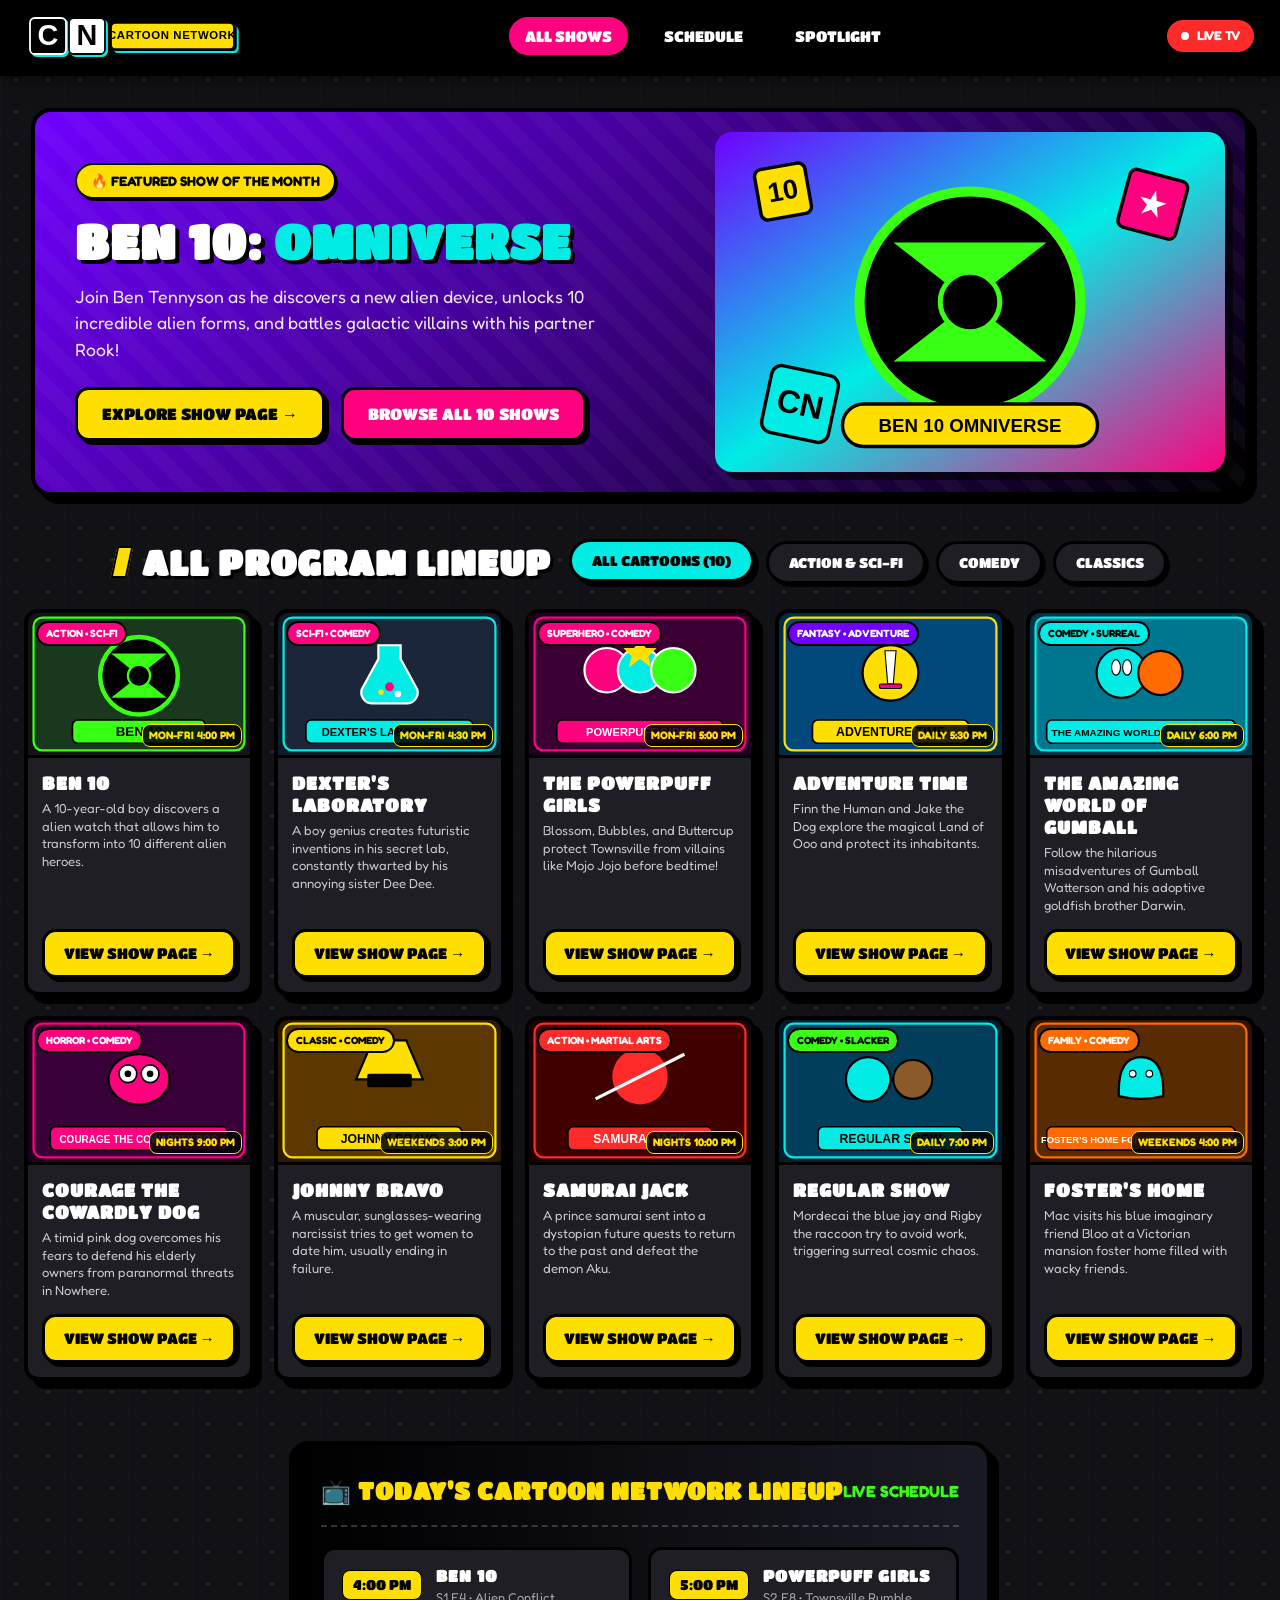
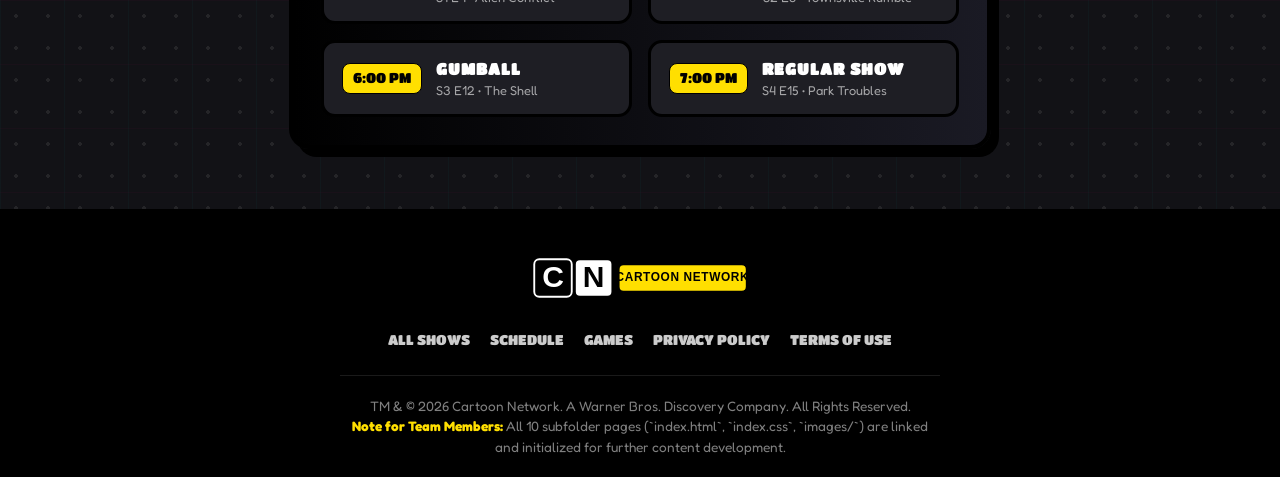
<file: index.html>
<!DOCTYPE html>
<html lang="en">
<head>
  <meta charset="UTF-8">
  <meta name="viewport" content="width=device-width, initial-scale=1.0">
  <title>Cartoon Network - Watch Cartoons, Shows & Games</title>
  <!-- Global & Main Stylesheet Imports -->
  <link rel="stylesheet" href="global.css">
  <link rel="stylesheet" href="index.css">
  <link rel="icon" href="images/cn-logo.svg" type="image/svg+xml">
</head>
<body>

  <!-- Cartoon Network Main Header -->
  <header class="cn-header">
    <div class="cn-nav-container">
      <a href="index.html" class="cn-logo-brand">
        <img src="images/cn-logo.svg" alt="Cartoon Network Logo" class="cn-logo-img">
      </a>

      <nav class="cn-nav-links">
        <a href="#shows" class="cn-nav-link active">ALL SHOWS</a>
        <a href="#schedule" class="cn-nav-link">SCHEDULE</a>
        <a href="#featured" class="cn-nav-link">SPOTLIGHT</a>
      </nav>

      <div class="cn-nav-right">
        <div class="cn-live-badge">
          <span class="cn-live-pulse"></span>
          LIVE TV
        </div>
      </div>
    </div>
  </header>

  <!-- Hero Spotlight Section -->
  <section class="hero-section" id="featured">
    <div class="hero-card">
      <div class="hero-content">
        <span class="hero-tag">🔥 FEATURED SHOW OF THE MONTH</span>
        <h1 class="hero-title">BEN 10: <span>OMNIVERSE</span></h1>
        <p class="hero-description">
          Join Ben Tennyson as he discovers a new alien device, unlocks 10 incredible alien forms, and battles galactic villains with his partner Rook!
        </p>
        <div class="hero-actions">
          <a href="./ben-10/index.html" class="cn-btn">EXPLORE SHOW PAGE →</a>
          <a href="#shows" class="cn-btn cn-btn-pink">BROWSE ALL 10 SHOWS</a>
        </div>
      </div>
      <div class="hero-media">
        <img src="images/hero-banner.svg" alt="Ben 10 Featured Artwork" class="hero-img">
      </div>
    </div>
  </section>

  <!-- Category & Filter Bar -->
  <section class="filter-section">
    <h2 class="section-title">ALL PROGRAM LINEUP</h2>
    <div class="filter-tabs">
      <button class="filter-btn active">ALL CARTOONS (10)</button>
      <button class="filter-btn">ACTION & SCI-FI</button>
      <button class="filter-btn">COMEDY</button>
      <button class="filter-btn">CLASSICS</button>
    </div>
  </section>

  <!-- Main Programs Grid -->
  <main class="programs-section" id="shows">
    <div class="programs-grid">

      <!-- Show 1: Ben 10 -->
      <article class="show-card">
        <div class="card-banner">
          <span class="cn-badge card-genre-badge">ACTION • SCI-FI</span>
          <span class="card-time-badge">MON-FRI 4:00 PM</span>
          <img src="images/ben-10.svg" alt="Ben 10" class="card-img">
        </div>
        <div class="card-body">
          <h3 class="show-title">Ben 10</h3>
          <p class="show-teaser">A 10-year-old boy discovers a alien watch that allows him to transform into 10 different alien heroes.</p>
          <div class="card-footer">
            <a href="./ben-10/index.html" class="cn-btn card-btn">VIEW SHOW PAGE →</a>
          </div>
        </div>
      </article>

      <!-- Show 2: Dexter's Laboratory -->
      <article class="show-card">
        <div class="card-banner">
          <span class="cn-badge card-genre-badge">SCI-FI • COMEDY</span>
          <span class="card-time-badge">MON-FRI 4:30 PM</span>
          <img src="images/dexters-laboratory.svg" alt="Dexter's Laboratory" class="card-img">
        </div>
        <div class="card-body">
          <h3 class="show-title">Dexter's Laboratory</h3>
          <p class="show-teaser">A boy genius creates futuristic inventions in his secret lab, constantly thwarted by his annoying sister Dee Dee.</p>
          <div class="card-footer">
            <a href="./dexters-laboratory/index.html" class="cn-btn card-btn">VIEW SHOW PAGE →</a>
          </div>
        </div>
      </article>

      <!-- Show 3: The Powerpuff Girls -->
      <article class="show-card">
        <div class="card-banner">
          <span class="cn-badge card-genre-badge" style="background:var(--cn-pink);">SUPERHERO • COMEDY</span>
          <span class="card-time-badge">MON-FRI 5:00 PM</span>
          <img src="images/powerpuff-girls.svg" alt="The Powerpuff Girls" class="card-img">
        </div>
        <div class="card-body">
          <h3 class="show-title">The Powerpuff Girls</h3>
          <p class="show-teaser">Blossom, Bubbles, and Buttercup protect Townsville from villains like Mojo Jojo before bedtime!</p>
          <div class="card-footer">
            <a href="./powerpuff-girls/index.html" class="cn-btn card-btn">VIEW SHOW PAGE →</a>
          </div>
        </div>
      </article>

      <!-- Show 4: Adventure Time -->
      <article class="show-card">
        <div class="card-banner">
          <span class="cn-badge card-genre-badge" style="background:var(--cn-purple);">FANTASY • ADVENTURE</span>
          <span class="card-time-badge">DAILY 5:30 PM</span>
          <img src="images/adventure-time.svg" alt="Adventure Time" class="card-img">
        </div>
        <div class="card-body">
          <h3 class="show-title">Adventure Time</h3>
          <p class="show-teaser">Finn the Human and Jake the Dog explore the magical Land of Ooo and protect its inhabitants.</p>
          <div class="card-footer">
            <a href="./adventure-time/index.html" class="cn-btn card-btn">VIEW SHOW PAGE →</a>
          </div>
        </div>
      </article>

      <!-- Show 5: The Amazing World of Gumball -->
      <article class="show-card">
        <div class="card-banner">
          <span class="cn-badge card-genre-badge" style="background:var(--cn-cyan); color:#000;">COMEDY • SURREAL</span>
          <span class="card-time-badge">DAILY 6:00 PM</span>
          <img src="images/gumball.svg" alt="The Amazing World of Gumball" class="card-img">
        </div>
        <div class="card-body">
          <h3 class="show-title">The Amazing World of Gumball</h3>
          <p class="show-teaser">Follow the hilarious misadventures of Gumball Watterson and his adoptive goldfish brother Darwin.</p>
          <div class="card-footer">
            <a href="./the-amazing-world-of-gumball/index.html" class="cn-btn card-btn">VIEW SHOW PAGE →</a>
          </div>
        </div>
      </article>

      <!-- Show 6: Courage the Cowardly Dog -->
      <article class="show-card">
        <div class="card-banner">
          <span class="cn-badge card-genre-badge" style="background:var(--cn-pink);">HORROR • COMEDY</span>
          <span class="card-time-badge">NIGHTS 9:00 PM</span>
          <img src="images/courage.svg" alt="Courage the Cowardly Dog" class="card-img">
        </div>
        <div class="card-body">
          <h3 class="show-title">Courage the Cowardly Dog</h3>
          <p class="show-teaser">A timid pink dog overcomes his fears to defend his elderly owners from paranormal threats in Nowhere.</p>
          <div class="card-footer">
            <a href="./courage-the-cowardly-dog/index.html" class="cn-btn card-btn">VIEW SHOW PAGE →</a>
          </div>
        </div>
      </article>

      <!-- Show 7: Johnny Bravo -->
      <article class="show-card">
        <div class="card-banner">
          <span class="cn-badge card-genre-badge" style="background:var(--cn-yellow); color:#000;">CLASSIC • COMEDY</span>
          <span class="card-time-badge">WEEKENDS 3:00 PM</span>
          <img src="images/johnny-bravo.svg" alt="Johnny Bravo" class="card-img">
        </div>
        <div class="card-body">
          <h3 class="show-title">Johnny Bravo</h3>
          <p class="show-teaser">A muscular, sunglasses-wearing narcissist tries to get women to date him, usually ending in failure.</p>
          <div class="card-footer">
            <a href="./johnny-bravo/index.html" class="cn-btn card-btn">VIEW SHOW PAGE →</a>
          </div>
        </div>
      </article>

      <!-- Show 8: Samurai Jack -->
      <article class="show-card">
        <div class="card-banner">
          <span class="cn-badge card-genre-badge" style="background:var(--cn-red);">ACTION • MARTIAL ARTS</span>
          <span class="card-time-badge">NIGHTS 10:00 PM</span>
          <img src="images/samurai-jack.svg" alt="Samurai Jack" class="card-img">
        </div>
        <div class="card-body">
          <h3 class="show-title">Samurai Jack</h3>
          <p class="show-teaser">A prince samurai sent into a dystopian future quests to return to the past and defeat the demon Aku.</p>
          <div class="card-footer">
            <a href="./samurai-jack/index.html" class="cn-btn card-btn">VIEW SHOW PAGE →</a>
          </div>
        </div>
      </article>

      <!-- Show 9: Regular Show -->
      <article class="show-card">
        <div class="card-banner">
          <span class="cn-badge card-genre-badge" style="background:var(--cn-lime); color:#000;">COMEDY • SLACKER</span>
          <span class="card-time-badge">DAILY 7:00 PM</span>
          <img src="images/regular-show.svg" alt="Regular Show" class="card-img">
        </div>
        <div class="card-body">
          <h3 class="show-title">Regular Show</h3>
          <p class="show-teaser">Mordecai the blue jay and Rigby the raccoon try to avoid work, triggering surreal cosmic chaos.</p>
          <div class="card-footer">
            <a href="./regular-show/index.html" class="cn-btn card-btn">VIEW SHOW PAGE →</a>
          </div>
        </div>
      </article>

      <!-- Show 10: Foster's Home for Imaginary Friends -->
      <article class="show-card">
        <div class="card-banner">
          <span class="cn-badge card-genre-badge" style="background:var(--cn-orange);">FAMILY • COMEDY</span>
          <span class="card-time-badge">WEEKENDS 4:00 PM</span>
          <img src="images/fosters-home.svg" alt="Foster's Home" class="card-img">
        </div>
        <div class="card-body">
          <h3 class="show-title">Foster's Home</h3>
          <p class="show-teaser">Mac visits his blue imaginary friend Bloo at a Victorian mansion foster home filled with wacky friends.</p>
          <div class="card-footer">
            <a href="./fosters-home/index.html" class="cn-btn card-btn">VIEW SHOW PAGE →</a>
          </div>
        </div>
      </article>

    </div>
  </main>

  <!-- Schedule Ticker Section -->
  <section class="schedule-section" id="schedule">
    <div class="schedule-container">
      <div class="schedule-header">
        <h2 style="font-size:1.5rem; color:var(--cn-yellow);">📺 TODAY'S CARTOON NETWORK LINEUP</h2>
        <span style="font-weight:700; color:var(--cn-lime);">LIVE SCHEDULE</span>
      </div>
      <div class="schedule-items">
        <div class="schedule-item">
          <span class="schedule-time">4:00 PM</span>
          <div class="schedule-info">
            <h4>Ben 10</h4>
            <p>S1 E4 • Alien Conflict</p>
          </div>
        </div>
        <div class="schedule-item">
          <span class="schedule-time">5:00 PM</span>
          <div class="schedule-info">
            <h4>Powerpuff Girls</h4>
            <p>S2 E8 • Townsville Rumble</p>
          </div>
        </div>
        <div class="schedule-item">
          <span class="schedule-time">6:00 PM</span>
          <div class="schedule-info">
            <h4>Gumball</h4>
            <p>S3 E12 • The Shell</p>
          </div>
        </div>
        <div class="schedule-item">
          <span class="schedule-time">7:00 PM</span>
          <div class="schedule-info">
            <h4>Regular Show</h4>
            <p>S4 E15 • Park Troubles</p>
          </div>
        </div>
      </div>
    </div>
  </section>

  <!-- Cartoon Network Footer -->
  <footer class="cn-footer">
    <div class="footer-container">
      <img src="images/cn-logo.svg" alt="Cartoon Network" class="footer-logo">
      <ul class="footer-nav">
        <li><a href="#shows" class="footer-link">ALL SHOWS</a></li>
        <li><a href="#schedule" class="footer-link">SCHEDULE</a></li>
        <li><a href="#" class="footer-link">GAMES</a></li>
        <li><a href="#" class="footer-link">PRIVACY POLICY</a></li>
        <li><a href="#" class="footer-link">TERMS OF USE</a></li>
      </ul>
      <p class="footer-note">
        TM & © 2026 Cartoon Network. A Warner Bros. Discovery Company. All Rights Reserved.<br>
        <strong style="color:var(--cn-yellow);">Note for Team Members:</strong> All 10 subfolder pages (`index.html`, `index.css`, `images/`) are linked and initialized for further content development.
      </p>
    </div>
  </footer>

</body>
</html>
</file>
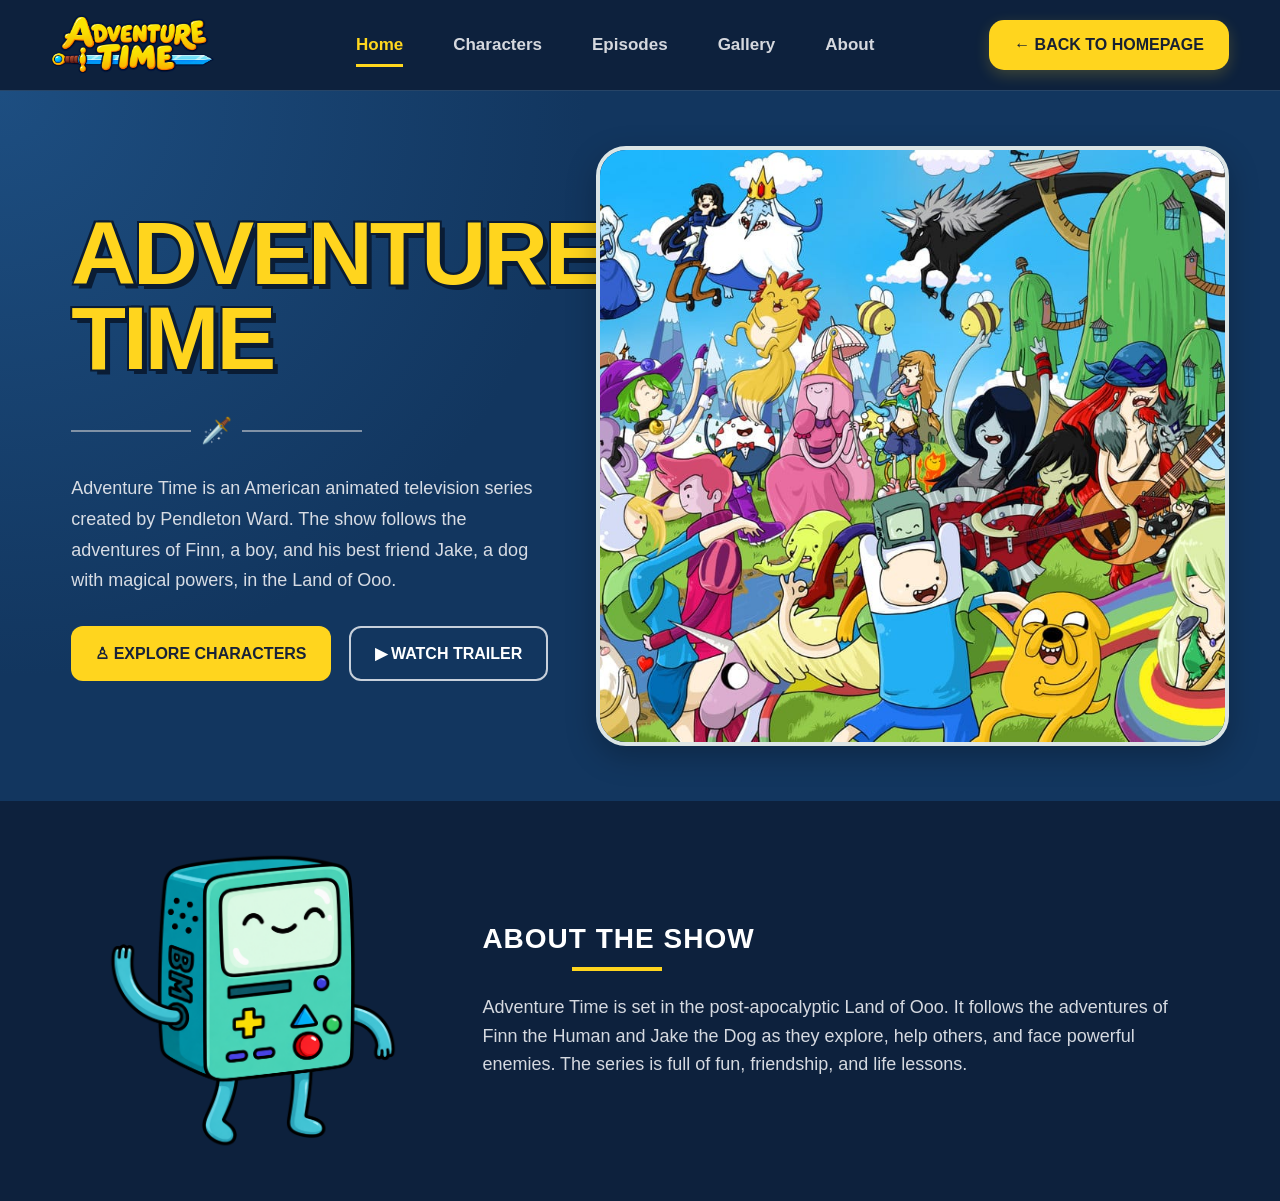
<file: adventure-time/index.html>
<!DOCTYPE html>
<html lang="en">

<head>
    <meta charset="UTF-8">
    <meta name="viewport" content="width=device-width, initial-scale=1.0">
    <title>Adventure Time</title>
    <link rel="stylesheet" href="index.css">
</head>

<body>

    <header>
        <nav class="navbar">

            <div class="logo">
                <img src="images/logoAdv.jpeg" alt="Adventure Time Logo">
            </div>

            <ul class="nav-links">
                <li class="active"><a href="#home">Home</a></li>
                <li><a href="#characters">Characters</a></li>
                <li><a href="#episodes">Episodes</a></li>
                <li><a href="#gallery">Gallery</a></li>
                <li><a href="#about">About</a></li>
            </ul>

            <a href="../index.html" class="back-btn">← BACK TO HOMEPAGE</a>

        </nav>
    </header>

    <main>

        <section class="hero" id="home">

            <div class="hero-content">

                <h1>
                    ADVENTURE<br>
                    TIME
                </h1>

                <div class="divider">
                    <span></span>
                    <div>🗡️</div>
                    <span></span>
                </div>

                <p>
                    Adventure Time is an American animated television series
                    created by Pendleton Ward. The show follows the adventures
                    of Finn, a boy, and his best friend Jake, a dog with magical
                    powers, in the Land of Ooo.
                </p>

                <div class="hero-buttons">

                    <a href="#characters" class="explore-btn">
                        ♙ EXPLORE CHARACTERS
                    </a>

                    <a href="#" class="trailer-btn">
                        ▶ WATCH TRAILER
                    </a>

                </div>

            </div>

            <div class="hero-image">
                <img src="images/heroAdv.jpeg" alt="Adventure Time">
            </div>

        </section>

        <section class="about" id="about">

            <div class="bmo-img">
                <img src="images/bmo.png" alt="BMO from Adventure Time">
            </div>

            <div class="about-content">

                <h2>ABOUT THE SHOW</h2>

                <div class="yellow-line"></div>

                <p>
                    Adventure Time is set in the post-apocalyptic Land of Ooo.
                    It follows the adventures of Finn the Human and Jake the Dog
                    as they explore, help others, and face powerful enemies.
                    The series is full of fun, friendship, and life lessons.
                </p>

            </div>

        </section>

    </main>

</body>

</html>
</file>
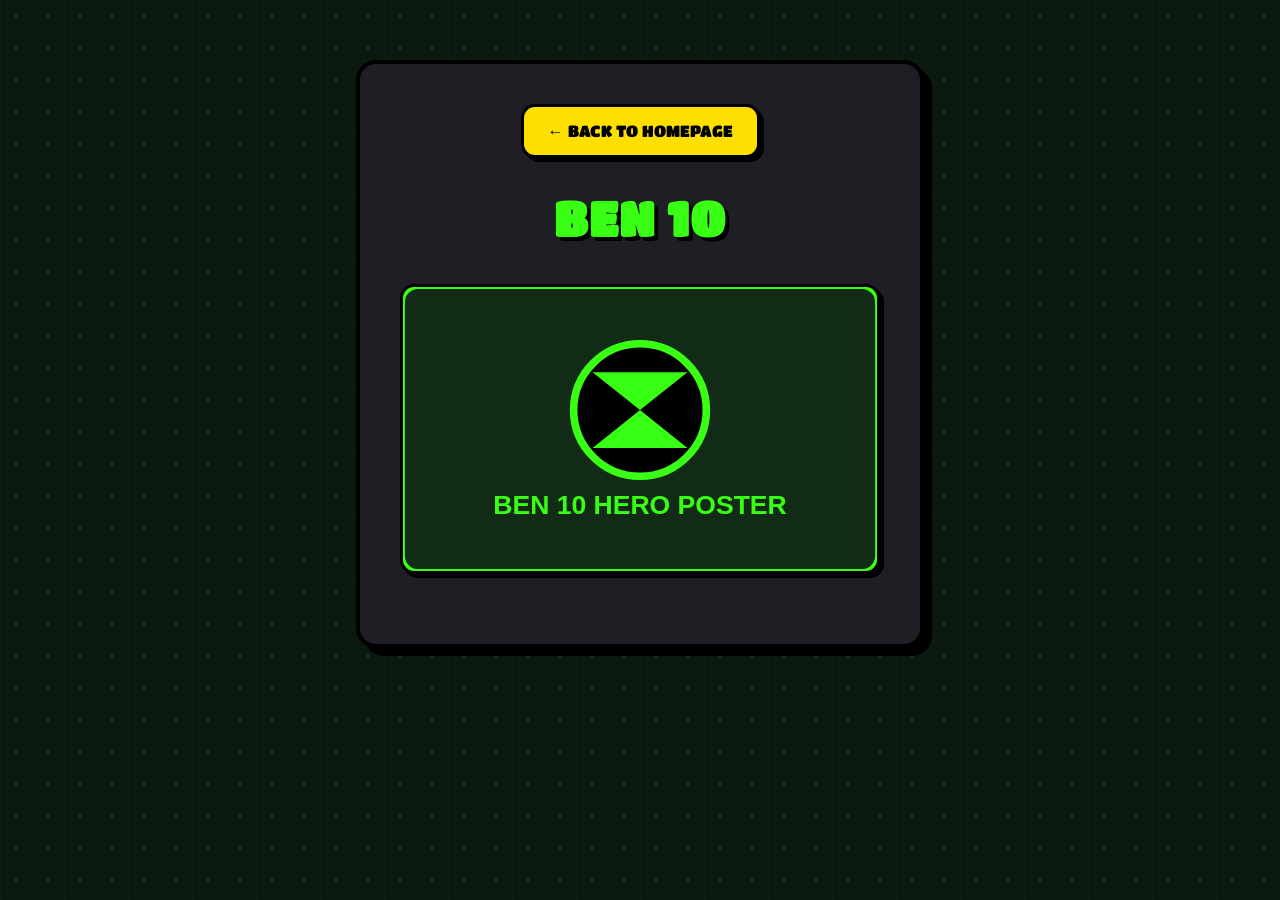
<file: ben-10/index.html>
<!DOCTYPE html>
<html lang="en">
<head>
  <meta charset="UTF-8">
  <meta name="viewport" content="width=device-width, initial-scale=1.0">
  <title>Ben 10 - Cartoon Network</title>
  <link rel="stylesheet" href="../global.css">
  <link rel="stylesheet" href="index.css">
</head>
<body>
  <div class="subpage-wrapper">
    <a href="../index.html" class="cn-btn subpage-nav-back">← BACK TO HOMEPAGE</a>
    <h1>Ben 10</h1>
    <div class="subpage-poster-box">
      <img src="./images/poster.svg" alt="Ben 10 Poster">
    </div>
  </div>
</body>
</html>
</file>
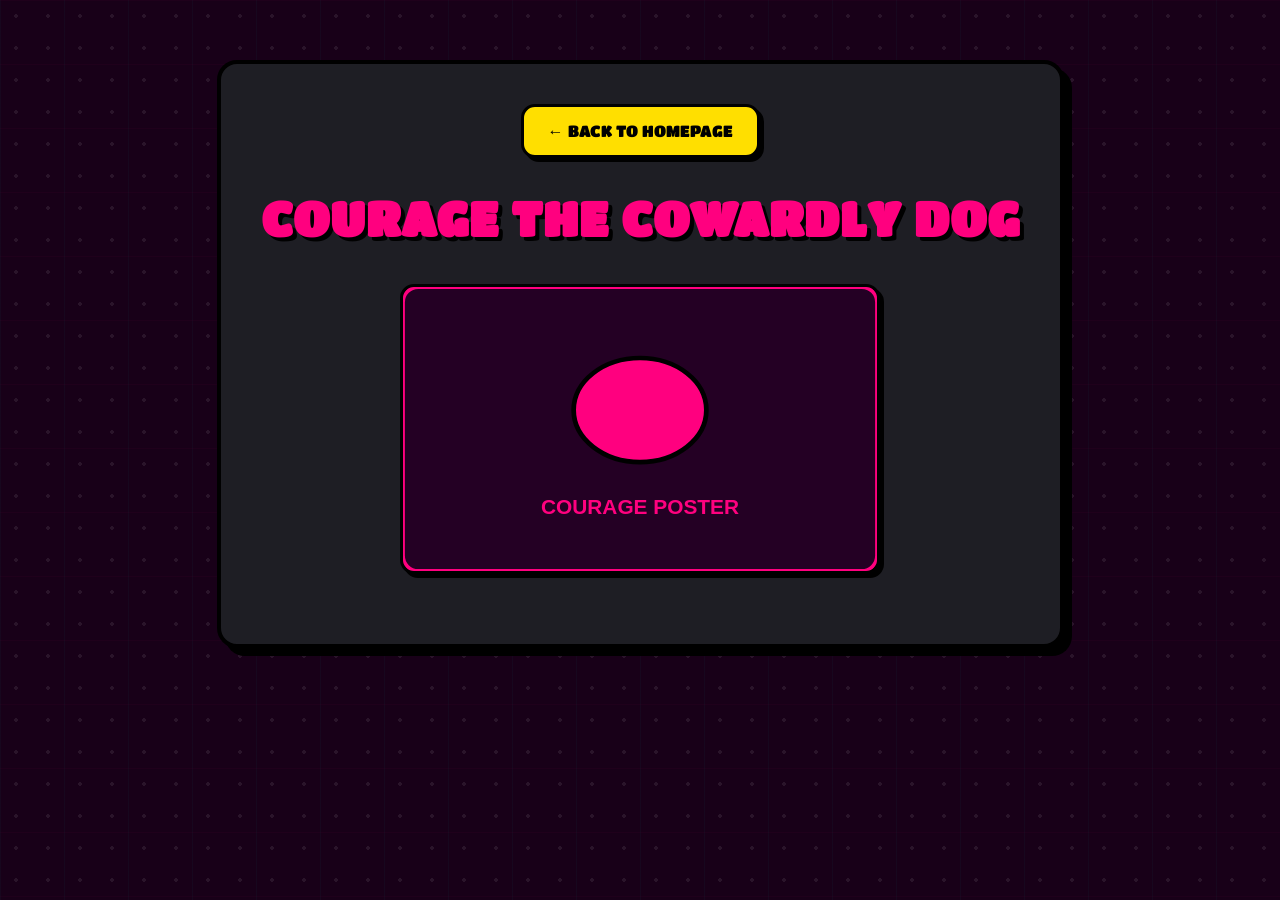
<file: courage-the-cowardly-dog/index.html>
<!DOCTYPE html>
<html lang="en">
<head>
  <meta charset="UTF-8">
  <meta name="viewport" content="width=device-width, initial-scale=1.0">
  <title>Courage the Cowardly Dog - Cartoon Network</title>
  <link rel="stylesheet" href="../global.css">
  <link rel="stylesheet" href="index.css">
</head>
<body>
  <div class="subpage-wrapper">
    <a href="../index.html" class="cn-btn subpage-nav-back">← BACK TO HOMEPAGE</a>
    <h1>Courage the Cowardly Dog</h1>
    <div class="subpage-poster-box">
      <img src="./images/poster.svg" alt="Courage the Cowardly Dog Poster">
    </div>
  </div>
</body>
</html>
</file>
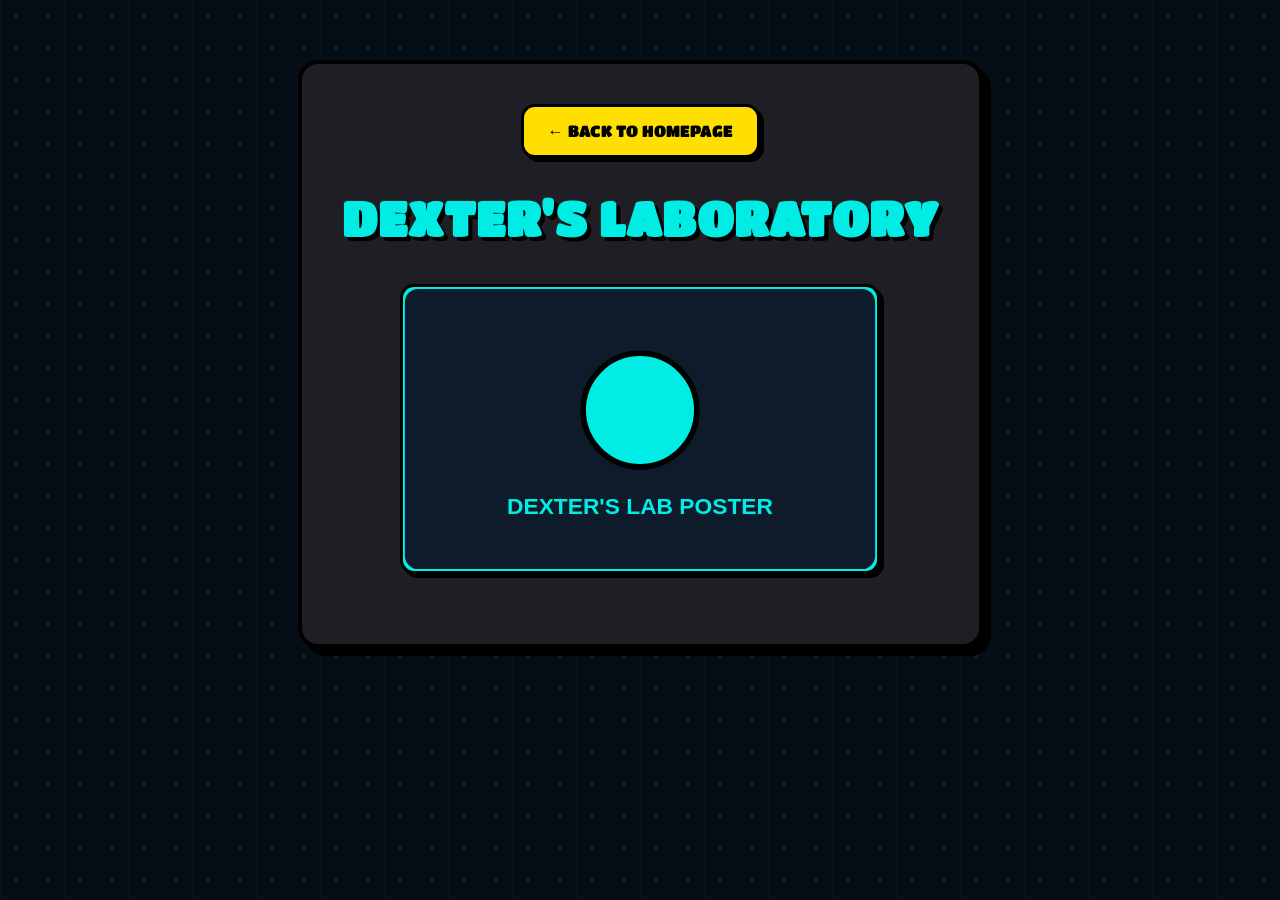
<file: dexters-laboratory/index.html>
<!DOCTYPE html>
<html lang="en">
<head>
  <meta charset="UTF-8">
  <meta name="viewport" content="width=device-width, initial-scale=1.0">
  <title>Dexter's Laboratory - Cartoon Network</title>
  <link rel="stylesheet" href="../global.css">
  <link rel="stylesheet" href="index.css">
</head>
<body>
  <div class="subpage-wrapper">
    <a href="../index.html" class="cn-btn subpage-nav-back">← BACK TO HOMEPAGE</a>
    <h1>Dexter's Laboratory</h1>
    <div class="subpage-poster-box">
      <img src="./images/poster.svg" alt="Dexter's Laboratory Poster">
    </div>
  </div>
</body>
</html>
</file>
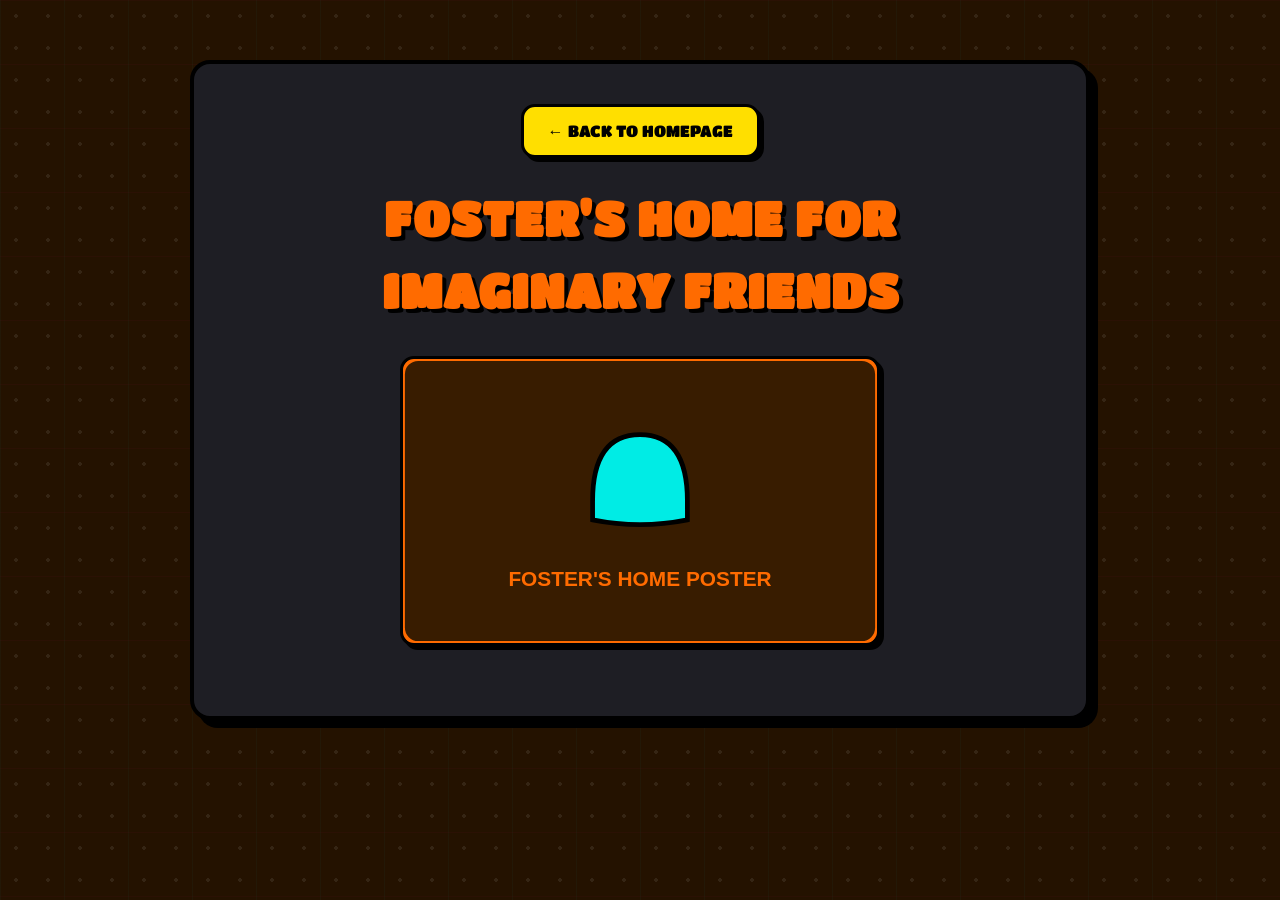
<file: fosters-home/index.html>
<!DOCTYPE html>
<html lang="en">
<head>
  <meta charset="UTF-8">
  <meta name="viewport" content="width=device-width, initial-scale=1.0">
  <title>Foster's Home for Imaginary Friends - Cartoon Network</title>
  <link rel="stylesheet" href="../global.css">
  <link rel="stylesheet" href="index.css">
</head>
<body>
  <div class="subpage-wrapper">
    <a href="../index.html" class="cn-btn subpage-nav-back">← BACK TO HOMEPAGE</a>
    <h1>Foster's Home for Imaginary Friends</h1>
    <div class="subpage-poster-box">
      <img src="./images/poster.svg" alt="Foster's Home Poster">
    </div>
  </div>
</body>
</html>
</file>
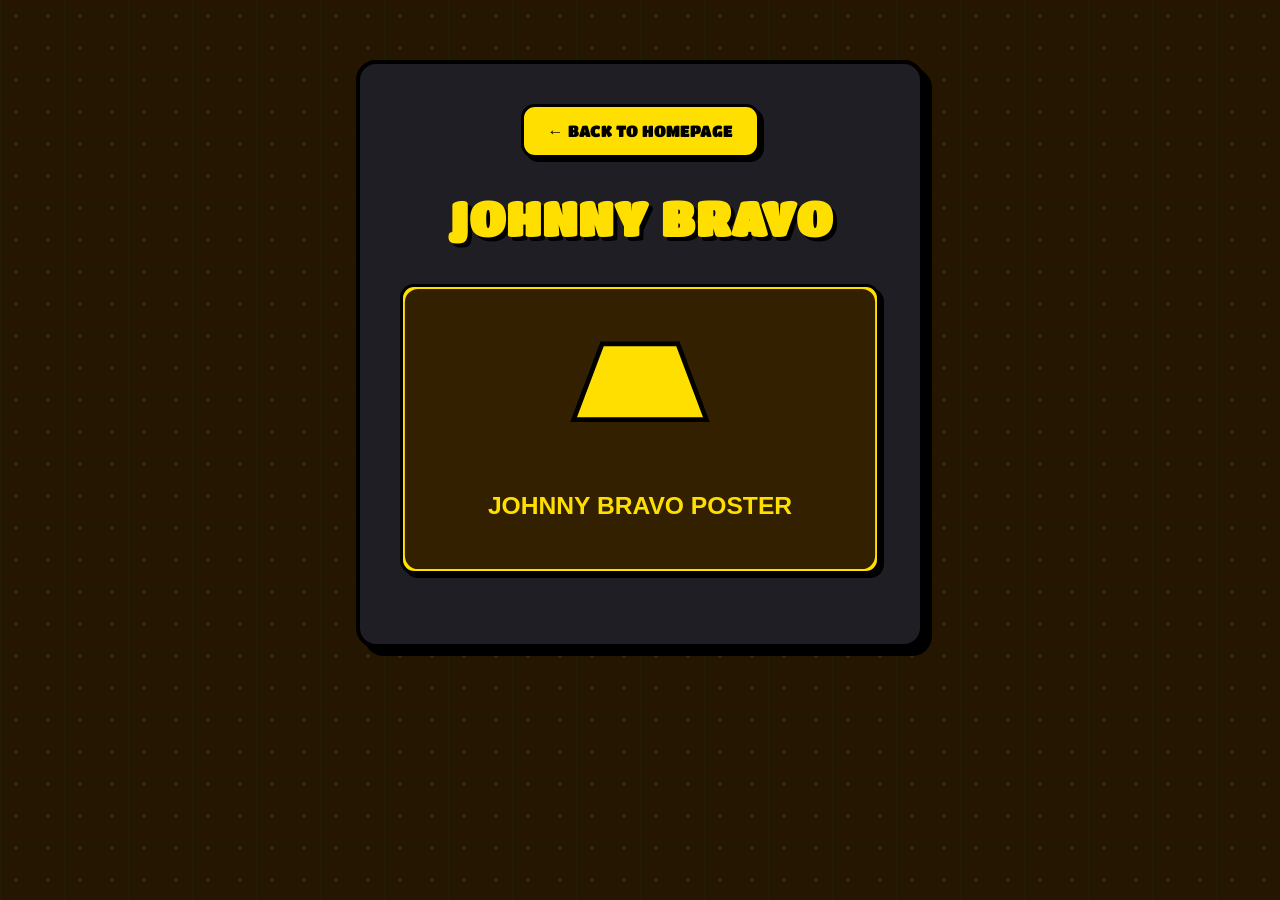
<file: johnny-bravo/index.html>
<!DOCTYPE html>
<html lang="en">
<head>
  <meta charset="UTF-8">
  <meta name="viewport" content="width=device-width, initial-scale=1.0">
  <title>Johnny Bravo - Cartoon Network</title>
  <link rel="stylesheet" href="../global.css">
  <link rel="stylesheet" href="index.css">
</head>
<body>
  <div class="subpage-wrapper">
    <a href="../index.html" class="cn-btn subpage-nav-back">← BACK TO HOMEPAGE</a>
    <h1>Johnny Bravo</h1>
    <div class="subpage-poster-box">
      <img src="./images/poster.svg" alt="Johnny Bravo Poster">
    </div>
  </div>
</body>
</html>
</file>
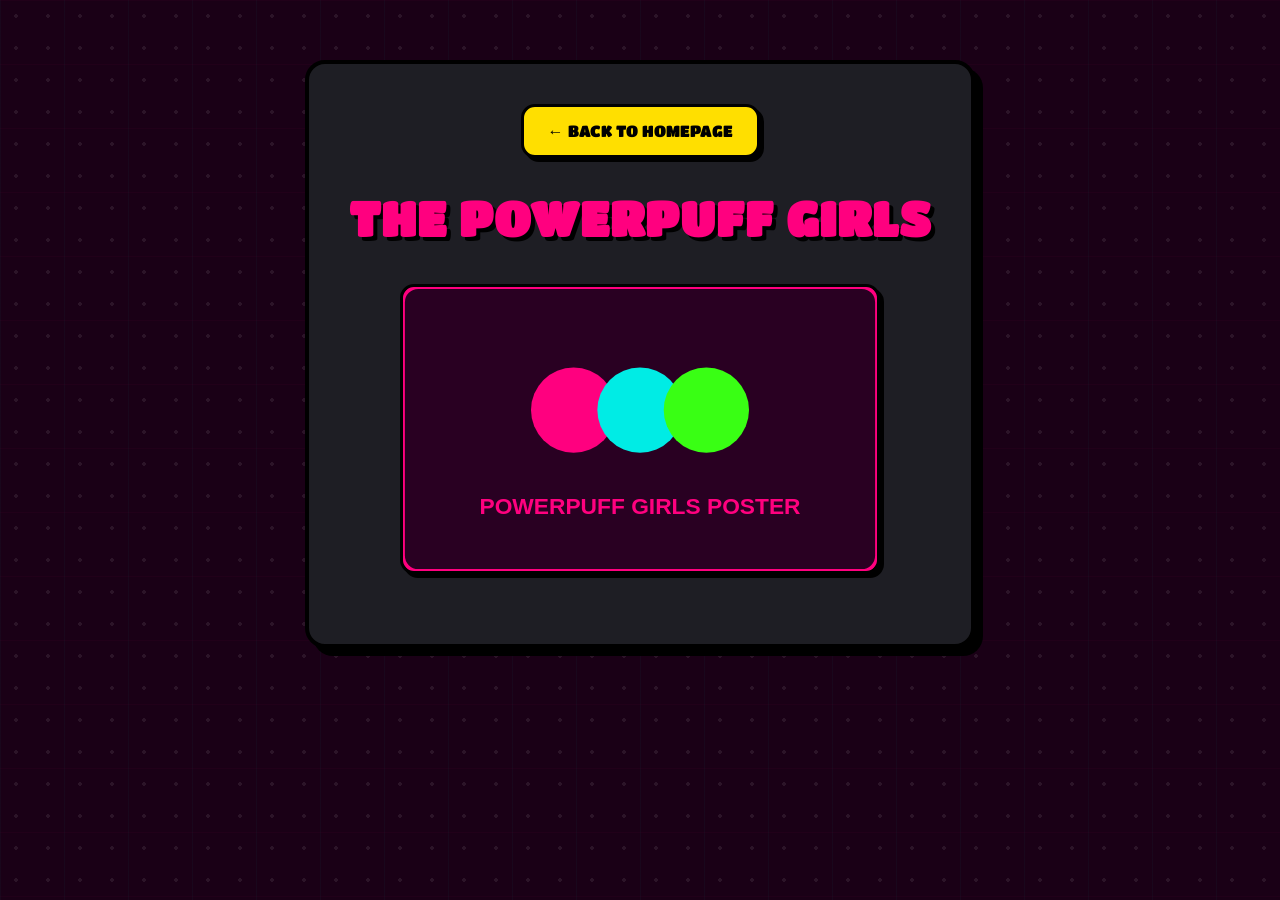
<file: powerpuff-girls/index.html>
<!DOCTYPE html>
<html lang="en">
<head>
  <meta charset="UTF-8">
  <meta name="viewport" content="width=device-width, initial-scale=1.0">
  <title>The Powerpuff Girls - Cartoon Network</title>
  <link rel="stylesheet" href="../global.css">
  <link rel="stylesheet" href="index.css">
</head>
<body>
  <div class="subpage-wrapper">
    <a href="../index.html" class="cn-btn subpage-nav-back">← BACK TO HOMEPAGE</a>
    <h1>The Powerpuff Girls</h1>
    <div class="subpage-poster-box">
      <img src="./images/poster.svg" alt="The Powerpuff Girls Poster">
    </div>
  </div>
</body>
</html>
</file>
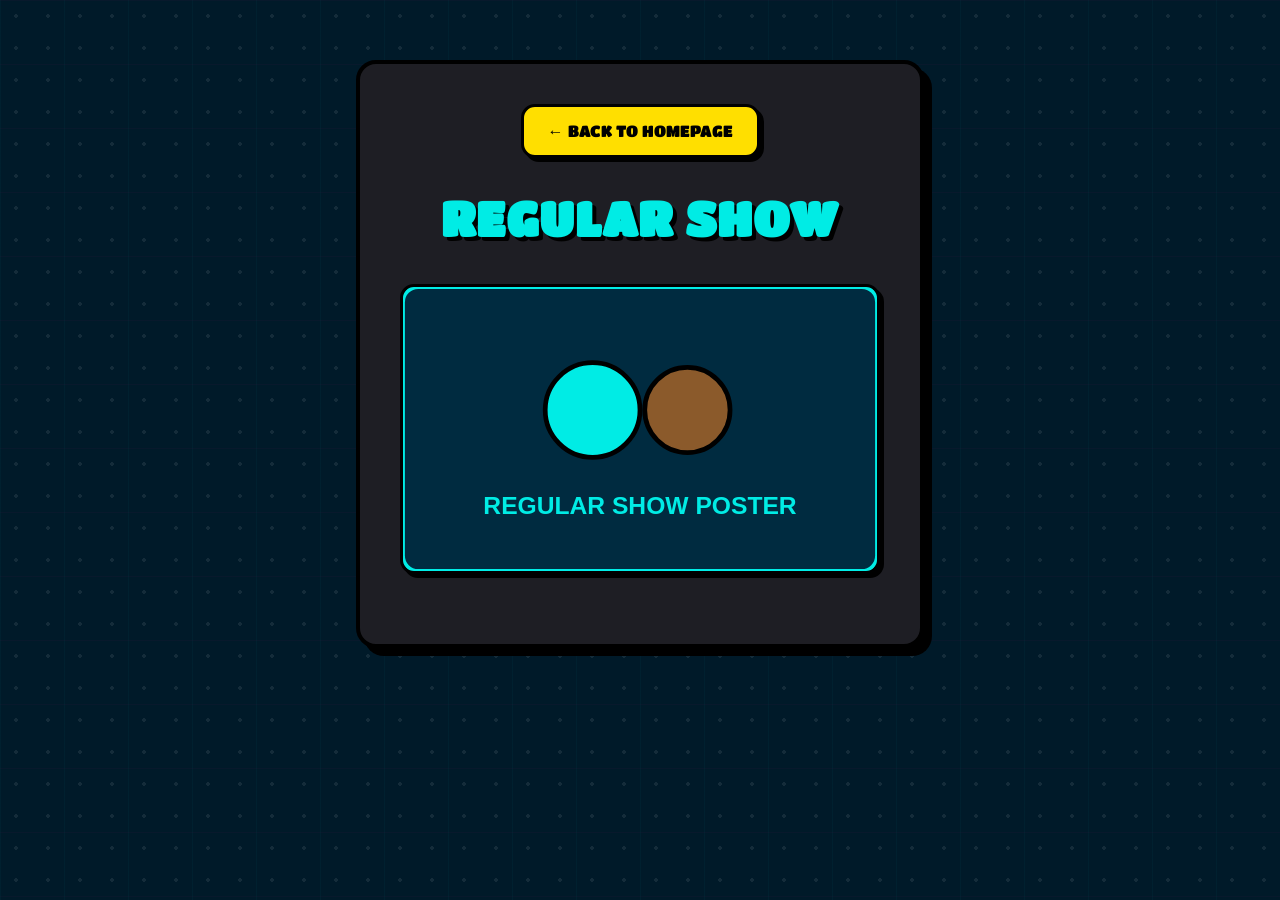
<file: regular-show/index.html>
<!DOCTYPE html>
<html lang="en">
<head>
  <meta charset="UTF-8">
  <meta name="viewport" content="width=device-width, initial-scale=1.0">
  <title>Regular Show - Cartoon Network</title>
  <link rel="stylesheet" href="../global.css">
  <link rel="stylesheet" href="index.css">
</head>
<body>
  <div class="subpage-wrapper">
    <a href="../index.html" class="cn-btn subpage-nav-back">← BACK TO HOMEPAGE</a>
    <h1>Regular Show</h1>
    <div class="subpage-poster-box">
      <img src="./images/poster.svg" alt="Regular Show Poster">
    </div>
  </div>
</body>
</html>
</file>
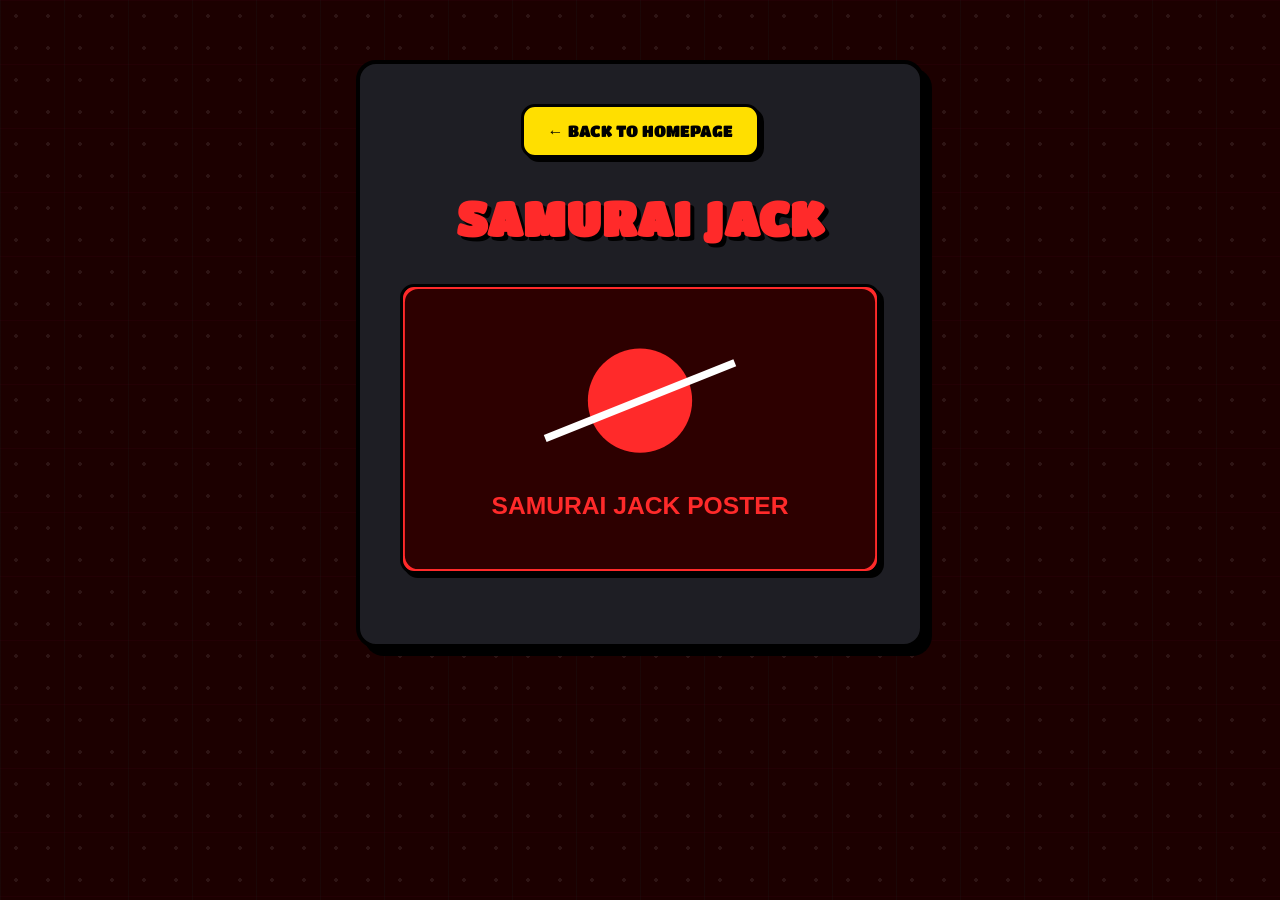
<file: samurai-jack/index.html>
<!DOCTYPE html>
<html lang="en">
<head>
  <meta charset="UTF-8">
  <meta name="viewport" content="width=device-width, initial-scale=1.0">
  <title>Samurai Jack - Cartoon Network</title>
  <link rel="stylesheet" href="../global.css">
  <link rel="stylesheet" href="index.css">
</head>
<body>
  <div class="subpage-wrapper">
    <a href="../index.html" class="cn-btn subpage-nav-back">← BACK TO HOMEPAGE</a>
    <h1>Samurai Jack</h1>
    <div class="subpage-poster-box">
      <img src="./images/poster.svg" alt="Samurai Jack Poster">
    </div>
  </div>
</body>
</html>
</file>
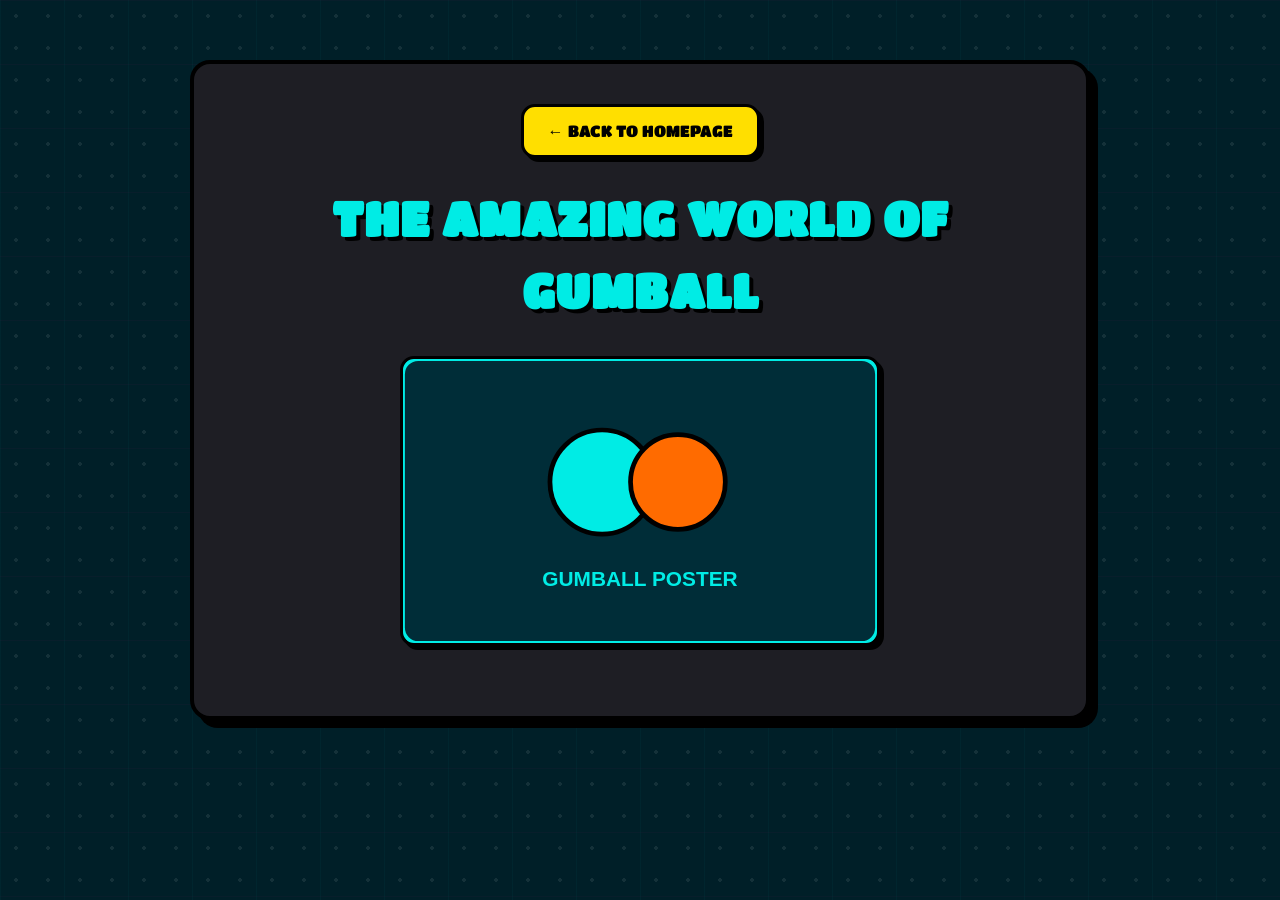
<file: the-amazing-world-of-gumball/index.html>
<!DOCTYPE html>
<html lang="en">
<head>
  <meta charset="UTF-8">
  <meta name="viewport" content="width=device-width, initial-scale=1.0">
  <title>The Amazing World of Gumball - Cartoon Network</title>
  <link rel="stylesheet" href="../global.css">
  <link rel="stylesheet" href="index.css">
</head>
<body>
  <div class="subpage-wrapper">
    <a href="../index.html" class="cn-btn subpage-nav-back">← BACK TO HOMEPAGE</a>
    <h1>The Amazing World of Gumball</h1>
    <div class="subpage-poster-box">
      <img src="./images/poster.svg" alt="The Amazing World of Gumball Poster">
    </div>
  </div>
</body>
</html>
</file>
<file: global.css>
/* ==========================================
   CARTOON NETWORK - GLOBAL STYLESHEET
   ========================================== */

@import url('https://fonts.googleapis.com/css2?family=Fredoka:wght@400;600;700&family=Titan+One&display=swap');

:root {
  /* Cartoon Network Signature Color Palette */
  --cn-black: #000000;
  --cn-white: #ffffff;
  --cn-yellow: #ffdf00;
  --cn-cyan: #00ece5;
  --cn-pink: #ff007f;
  --cn-lime: #39ff14;
  --cn-purple: #7000ff;
  --cn-orange: #ff6b00;
  --cn-red: #ff2a2a;
  --cn-dark-bg: #121216;
  --cn-card-bg: #1e1e24;
  --cn-gray: #2a2a32;
  --cn-light-gray: #f0f0f5;

  /* Typography */
  --font-heading: 'Titan One', 'Impact', cursive, sans-serif;
  --font-body: 'Fredoka', 'Segoe UI', Tahoma, Geneva, Verdana, sans-serif;

  /* Styling Tokens */
  --border-thick: 3px solid #000000;
  --border-heavy: 4px solid #000000;
  --shadow-flat: 4px 4px 0px #000000;
  --shadow-pop: 8px 8px 0px #000000;
  --shadow-hover: 12px 12px 0px #000000;
  --radius-sm: 8px;
  --radius-md: 14px;
  --radius-lg: 20px;
  --radius-pill: 50px;
  --transition-fast: all 0.2s cubic-bezier(0.175, 0.885, 0.32, 1.275);
}

/* Base Reset */
*, *::before, *::after {
  box-sizing: border-box;
  margin: 0;
  padding: 0;
}

html {
  scroll-behavior: smooth;
  font-family: var(--font-body);
  background-color: var(--cn-dark-bg);
  color: var(--cn-white);
}

body {
  min-height: 100vh;
  display: flex;
  flex-direction: column;
  background-image: 
    radial-gradient(rgba(255, 255, 255, 0.08) 2px, transparent 2px),
    linear-gradient(to right, rgba(0, 236, 229, 0.03) 1px, transparent 1px),
    linear-gradient(to bottom, rgba(255, 0, 127, 0.03) 1px, transparent 1px);
  background-size: 32px 32px, 64px 64px, 64px 64px;
  background-position: 0 0;
  line-height: 1.5;
  overflow-x: hidden;
}

/* Selection & Scrollbar */
::selection {
  background-color: var(--cn-yellow);
  color: var(--cn-black);
}

::-webkit-scrollbar {
  width: 14px;
}

::-webkit-scrollbar-track {
  background: var(--cn-black);
}

::-webkit-scrollbar-thumb {
  background: var(--cn-cyan);
  border: 3px solid var(--cn-black);
  border-radius: 8px;
}

::-webkit-scrollbar-thumb:hover {
  background: var(--cn-pink);
}

/* Reusable Typography */
h1, h2, h3, h4, h5, h6 {
  font-family: var(--font-heading);
  letter-spacing: 1px;
  text-transform: uppercase;
}

a {
  text-decoration: none;
  color: inherit;
}

ul {
  list-style: none;
}

/* Button & Badge Utility Classes */
.cn-btn {
  display: inline-flex;
  align-items: center;
  justify-content: center;
  gap: 8px;
  padding: 12px 24px;
  font-family: var(--font-heading);
  font-size: 1rem;
  text-transform: uppercase;
  color: var(--cn-black);
  background-color: var(--cn-yellow);
  border: var(--border-thick);
  border-radius: var(--radius-md);
  box-shadow: var(--shadow-flat);
  cursor: pointer;
  transition: var(--transition-fast);
  text-decoration: none;
}

.cn-btn:hover {
  transform: translate(-3px, -3px);
  box-shadow: var(--shadow-pop);
  background-color: var(--cn-cyan);
}

.cn-btn:active {
  transform: translate(2px, 2px);
  box-shadow: 2px 2px 0px #000000;
}

.cn-btn-pink {
  background-color: var(--cn-pink);
  color: var(--cn-white);
}

.cn-btn-pink:hover {
  background-color: var(--cn-yellow);
  color: var(--cn-black);
}

.cn-btn-lime {
  background-color: var(--cn-lime);
  color: var(--cn-black);
}

.cn-btn-lime:hover {
  background-color: var(--cn-cyan);
}

.cn-badge {
  display: inline-block;
  padding: 4px 12px;
  font-family: var(--font-body);
  font-weight: 700;
  font-size: 0.75rem;
  text-transform: uppercase;
  border-radius: var(--radius-pill);
  border: 2px solid var(--cn-black);
  background: var(--cn-pink);
  color: var(--cn-white);
}

/* Subpage Clean Styling */
.subpage-wrapper {
  max-width: 900px;
  margin: 60px auto;
  padding: 40px;
  background: var(--cn-card-bg);
  border: var(--border-heavy);
  border-radius: var(--radius-lg);
  box-shadow: var(--shadow-pop);
  text-align: center;
}

.subpage-wrapper h1 {
  font-size: 3rem;
  color: var(--cn-yellow);
  text-shadow: 4px 4px 0px #000;
  margin-bottom: 24px;
}

.subpage-poster-box {
  margin: 30px auto;
  max-width: 480px;
  border: var(--border-thick);
  border-radius: var(--radius-md);
  overflow: hidden;
  box-shadow: var(--shadow-flat);
  background-color: var(--cn-black);
}

.subpage-poster-box img {
  width: 100%;
  height: auto;
  display: block;
}

.subpage-nav-back {
  display: inline-flex;
  align-items: center;
  margin-bottom: 24px;
}
</file>
<file: index.css>
/* ==========================================
   CARTOON NETWORK - MAIN HOMEPAGE STYLES
   ========================================== */

/* Navbar Container */
.cn-header {
  position: sticky;
  top: 0;
  z-index: 100;
  background-color: var(--cn-black);
  border-bottom: var(--border-heavy);
  box-shadow: 0 4px 20px rgba(0, 0, 0, 0.5);
}

.cn-nav-container {
  max-width: 1300px;
  margin: 0 auto;
  padding: 12px 24px;
  display: flex;
  align-items: center;
  justify-content: space-between;
  gap: 20px;
}

.cn-logo-brand {
  display: flex;
  align-items: center;
  gap: 12px;
  text-decoration: none;
  transition: var(--transition-fast);
}

.cn-logo-brand:hover {
  transform: scale(1.04) rotate(-1deg);
}

.cn-logo-img {
  height: 48px;
  width: auto;
  filter: drop-shadow(2px 2px 0px var(--cn-cyan));
}

.cn-nav-links {
  display: flex;
  align-items: center;
  gap: 16px;
}

.cn-nav-link {
  font-family: var(--font-heading);
  font-size: 0.95rem;
  color: var(--cn-white);
  padding: 8px 16px;
  border-radius: var(--radius-pill);
  border: 2px solid transparent;
  transition: var(--transition-fast);
}

.cn-nav-link:hover, .cn-nav-link.active {
  background-color: var(--cn-pink);
  color: var(--cn-white);
  border: 2px solid var(--cn-black);
  box-shadow: 3px 3px 0px #000;
}

.cn-nav-right {
  display: flex;
  align-items: center;
  gap: 16px;
}

.cn-live-badge {
  display: flex;
  align-items: center;
  gap: 8px;
  background: var(--cn-red);
  color: var(--cn-white);
  padding: 6px 14px;
  border-radius: var(--radius-pill);
  font-weight: 700;
  font-size: 0.8rem;
  border: 2px solid var(--cn-black);
  box-shadow: 3px 3px 0px #000;
}

.cn-live-pulse {
  width: 8px;
  height: 8px;
  background-color: #fff;
  border-radius: 50%;
  animation: pulse 1.2s infinite alternate;
}

@keyframes pulse {
  from { opacity: 0.3; transform: scale(0.8); }
  to { opacity: 1; transform: scale(1.2); }
}

/* Hero Section */
.hero-section {
  max-width: 1300px;
  margin: 32px auto 0 auto;
  padding: 0 24px;
}

.hero-card {
  position: relative;
  background: linear-gradient(135deg, var(--cn-purple) 0%, #3a0080 50%, var(--cn-black) 100%);
  border: var(--border-heavy);
  border-radius: var(--radius-lg);
  box-shadow: var(--shadow-pop);
  overflow: hidden;
  display: grid;
  grid-template-columns: 1.2fr 1fr;
  align-items: center;
  min-height: 380px;
}

.hero-card::before {
  content: '';
  position: absolute;
  top: 0;
  right: 0;
  bottom: 0;
  left: 0;
  background: repeating-linear-gradient(
    45deg,
    transparent,
    transparent 15px,
    rgba(255, 255, 255, 0.03) 15px,
    rgba(255, 255, 255, 0.03) 30px
  );
  pointer-events: none;
}

.hero-content {
  padding: 40px;
  z-index: 2;
}

.hero-tag {
  background: var(--cn-yellow);
  color: var(--cn-black);
  font-weight: 800;
  font-size: 0.85rem;
  padding: 6px 14px;
  border-radius: var(--radius-pill);
  border: 2px solid var(--cn-black);
  display: inline-block;
  margin-bottom: 16px;
  box-shadow: 2px 2px 0px #000;
}

.hero-title {
  font-size: 3rem;
  line-height: 1.1;
  color: var(--cn-white);
  text-shadow: 4px 4px 0px var(--cn-black);
  margin-bottom: 16px;
}

.hero-title span {
  color: var(--cn-cyan);
}

.hero-description {
  font-size: 1.1rem;
  color: rgba(255, 255, 255, 0.9);
  margin-bottom: 24px;
  max-width: 520px;
}

.hero-actions {
  display: flex;
  gap: 16px;
  flex-wrap: wrap;
}

.hero-media {
  position: relative;
  height: 100%;
  display: flex;
  align-items: center;
  justify-content: center;
  padding: 20px;
  z-index: 2;
}

.hero-img {
  max-width: 100%;
  max-height: 340px;
  object-fit: contain;
  filter: drop-shadow(8px 8px 0px rgba(0,0,0,0.6));
  transition: transform 0.3s ease;
}

.hero-card:hover .hero-img {
  transform: scale(1.05) rotate(1deg);
}

/* Category Filter Bar */
.filter-section {
  max-width: 1300px;
  margin: 40px auto 20px auto;
  padding: 0 24px;
  display: flex;
  align-items: center;
  justify-content: space-between;
  flex-wrap: wrap;
  gap: 20px;
}

.section-title {
  font-size: 2.2rem;
  color: var(--cn-white);
  text-shadow: 3px 3px 0px var(--cn-black);
  display: flex;
  align-items: center;
  gap: 12px;
}

.section-title::before {
  content: '';
  display: inline-block;
  width: 16px;
  height: 32px;
  background: var(--cn-yellow);
  border: 2px solid var(--cn-black);
  transform: skewX(-12deg);
}

.filter-tabs {
  display: flex;
  gap: 10px;
  flex-wrap: wrap;
}

.filter-btn {
  padding: 10px 20px;
  font-family: var(--font-heading);
  font-size: 0.9rem;
  background: var(--cn-card-bg);
  color: var(--cn-white);
  border: var(--border-thick);
  border-radius: var(--radius-pill);
  box-shadow: 3px 3px 0px #000;
  cursor: pointer;
  transition: var(--transition-fast);
}

.filter-btn:hover, .filter-btn.active {
  background: var(--cn-cyan);
  color: var(--cn-black);
  transform: translate(-2px, -2px);
  box-shadow: 5px 5px 0px #000;
}

/* Main Programs Grid */
.programs-section {
  max-width: 1400px;
  margin: 0 auto 60px auto;
  padding: 0 24px;
}

.programs-grid {
  display: grid;
  grid-template-columns: repeat(5, 1fr);
  gap: 20px;
}

@media (max-width: 1200px) {
  .programs-grid {
    grid-template-columns: repeat(4, 1fr);
  }
}

@media (max-width: 950px) {
  .programs-grid {
    grid-template-columns: repeat(3, 1fr);
  }
}

@media (max-width: 680px) {
  .programs-grid {
    grid-template-columns: repeat(2, 1fr);
  }
}

@media (max-width: 480px) {
  .programs-grid {
    grid-template-columns: 1fr;
  }
}

.show-card {
  background-color: var(--cn-card-bg);
  border: var(--border-heavy);
  border-radius: var(--radius-md);
  box-shadow: var(--shadow-pop);
  overflow: hidden;
  display: flex;
  flex-direction: column;
  transition: var(--transition-fast);
  position: relative;
}

.show-card:hover {
  transform: translate(-4px, -4px);
  box-shadow: var(--shadow-hover);
  border-color: var(--cn-yellow);
}

.card-banner {
  position: relative;
  width: 100%;
  height: 145px;
  background-color: var(--cn-black);
  overflow: hidden;
  border-bottom: var(--border-thick);
}

.card-img {
  width: 100%;
  height: 100%;
  object-fit: cover;
  transition: transform 0.4s ease;
}

.show-card:hover .card-img {
  transform: scale(1.08);
}

.card-genre-badge {
  position: absolute;
  top: 8px;
  left: 8px;
  z-index: 3;
  font-size: 0.65rem;
  padding: 3px 8px;
}

.card-time-badge {
  position: absolute;
  bottom: 8px;
  right: 8px;
  background: rgba(0, 0, 0, 0.85);
  color: var(--cn-yellow);
  border: 1.5px solid var(--cn-yellow);
  font-weight: 700;
  font-size: 0.68rem;
  padding: 2px 6px;
  border-radius: var(--radius-sm);
  z-index: 3;
}

.card-body {
  padding: 14px;
  display: flex;
  flex-direction: column;
  flex-grow: 1;
}

.show-title {
  font-size: 1.15rem;
  color: var(--cn-white);
  margin-bottom: 6px;
  line-height: 1.2;
}

.show-card:hover .show-title {
  color: var(--cn-cyan);
}

.show-teaser {
  font-size: 0.82rem;
  color: rgba(255, 255, 255, 0.75);
  margin-bottom: 14px;
  flex-grow: 1;
  line-height: 1.35;
}

.card-footer {
  margin-top: auto;
  display: flex;
  align-items: center;
  justify-content: space-between;
}

.card-btn {
  width: 100%;
  text-align: center;
  padding: 10px;
  font-size: 0.95rem;
}

/* Schedule / On-Air Banner */
.schedule-section {
  max-width: 1300px;
  margin: 0 auto 60px auto;
  padding: 0 24px;
}

.schedule-container {
  background: linear-gradient(90deg, var(--cn-black) 0%, #1a1a24 100%);
  border: var(--border-heavy);
  border-radius: var(--radius-lg);
  padding: 28px;
  box-shadow: var(--shadow-pop);
  display: flex;
  flex-direction: column;
  gap: 20px;
}

.schedule-header {
  display: flex;
  align-items: center;
  justify-content: space-between;
  border-bottom: 2px dashed rgba(255,255,255,0.2);
  padding-bottom: 16px;
}

.schedule-items {
  display: grid;
  grid-template-columns: repeat(auto-fit, minmax(220px, 1fr));
  gap: 16px;
}

.schedule-item {
  background: var(--cn-card-bg);
  border: var(--border-thick);
  border-radius: var(--radius-md);
  padding: 14px 18px;
  display: flex;
  align-items: center;
  gap: 14px;
}

.schedule-time {
  background: var(--cn-yellow);
  color: var(--cn-black);
  font-family: var(--font-heading);
  font-size: 0.85rem;
  padding: 4px 10px;
  border-radius: var(--radius-sm);
  border: 1.5px solid #000;
  white-space: nowrap;
}

.schedule-info h4 {
  font-size: 1rem;
  color: var(--cn-white);
}

.schedule-info p {
  font-size: 0.8rem;
  color: rgba(255,255,255,0.6);
}

/* Footer */
.cn-footer {
  margin-top: auto;
  background-color: var(--cn-black);
  border-top: var(--border-heavy);
  padding: 40px 24px 20px 24px;
}

.footer-container {
  max-width: 1300px;
  margin: 0 auto;
  display: flex;
  flex-direction: column;
  align-items: center;
  gap: 24px;
  text-align: center;
}

.footer-logo {
  height: 50px;
}

.footer-nav {
  display: flex;
  gap: 20px;
  flex-wrap: wrap;
  justify-content: center;
}

.footer-link {
  font-family: var(--font-heading);
  font-size: 0.9rem;
  color: rgba(255, 255, 255, 0.8);
  transition: var(--transition-fast);
}

.footer-link:hover {
  color: var(--cn-yellow);
}

.footer-note {
  font-size: 0.85rem;
  color: rgba(255, 255, 255, 0.5);
  max-width: 600px;
  border-top: 1px solid rgba(255,255,255,0.1);
  padding-top: 20px;
  width: 100%;
}

/* Responsive Media Queries */
@media (max-width: 900px) {
  .hero-card {
    grid-template-columns: 1fr;
    text-align: center;
  }
  .hero-content {
    padding: 28px;
  }
  .hero-title {
    font-size: 2.2rem;
  }
  .hero-actions {
    justify-content: center;
  }
  .hero-media {
    display: none;
  }
  .cn-nav-links {
    display: none;
  }
}

@media (max-width: 600px) {
  .programs-grid {
    grid-template-columns: 1fr;
  }
  .filter-section {
    flex-direction: column;
    align-items: flex-start;
  }
}
</file>
<file: adventure-time/index.css>
* {
    margin: 0;
    padding: 0;
    box-sizing: border-box;
}

html {
    scroll-behavior: smooth;
}

body {
    font-family: Arial, sans-serif;
    background-color: #102a4d;
    color: white;
}

header {
    width: 100%;
    background-color: #0d213d;
    border-bottom: 1px solid #274567;
}

.navbar {
    min-height: 90px;
    display: flex;
    align-items: center;
    justify-content: space-between;
    padding: 15px 4%;
    gap: 30px;
}

.logo {
    min-width: 190px;
    display: flex;
    align-items: center;
}

.logo img {
    width: auto;
    height: 60px;
    object-fit: contain;
}

.nav-links {
    display: flex;
    align-items: center;
    gap: 50px;
    list-style: none;
}

.nav-links a {
    text-decoration: none;
    color: #d5d8de;
    font-size: 17px;
    font-weight: 600;
    padding-bottom: 10px;
    transition: 0.3s;
}

.nav-links a:hover {
    color: #ffd71e;
}

.nav-links .active a {
    color: #ffd71e;
    border-bottom: 3px solid #ffd71e;
}

.back-btn {
    text-decoration: none;
    background-color: #ffd51e;
    color: #172033;
    padding: 16px 25px;
    border-radius: 15px;
    font-weight: bold;
    white-space: nowrap;
    box-shadow: 0 5px 15px rgba(255, 213, 30, 0.2);
    transition: 0.3s;
}

.back-btn:hover {
    transform: translateY(-3px);
}

.hero {
    min-height: 695px;
    display: grid;
    grid-template-columns: 1fr 1.45fr;
    align-items: center;
    gap: 45px;
    padding: 55px 4%;
    background:
        radial-gradient(circle at top left, #1d4e81, transparent 40%),
        #12365f;
}

.hero-content {
    max-width: 500px;
    padding-left: 20px;
}

.hero-content h1 {
    color: #ffd51e;
    font-size: clamp(60px, 7vw, 100px);
    line-height: 0.95;
    font-weight: 900;
    letter-spacing: -3px;
    text-shadow:
        5px 5px 0 #0a1c34,
        -2px -2px 0 #0a1c34,
        2px -2px 0 #0a1c34,
        -2px 2px 0 #0a1c34;
}

.divider {
    display: flex;
    align-items: center;
    gap: 10px;
    margin: 35px 0 28px;
}

.divider span {
    width: 120px;
    height: 2px;
    background-color: #8192a6;
}

.divider div {
    font-size: 25px;
}

.hero-content p {
    color: #d7dce4;
    font-size: 18px;
    line-height: 1.7;
    max-width: 470px;
}

.hero-buttons {
    display: flex;
    gap: 18px;
    margin-top: 30px;
    flex-wrap: wrap;
}

.explore-btn,
.trailer-btn {
    min-height: 55px;
    padding: 0 24px;
    display: flex;
    align-items: center;
    justify-content: center;
    text-decoration: none;
    border-radius: 12px;
    font-weight: bold;
    transition: 0.3s;
}

.explore-btn {
    background-color: #ffd51e;
    color: #182238;
}

.explore-btn:hover {
    transform: translateY(-3px);
}

.trailer-btn {
    color: white;
    border: 2px solid #c7d0db;
}

.trailer-btn:hover {
    background-color: white;
    color: #15263f;
}

.hero-image {
    width: 100%;
    height: 600px;
    border: 4px solid #dce5e5;
    border-radius: 30px;
    overflow: hidden;
    box-shadow: 0 10px 30px rgba(0, 0, 0, 0.25);
}

.hero-image img {
    width: 100%;
    height: 100%;
    object-fit: cover;
    display: block;
}

.about {
    min-height: 350px;
    display: flex;
    align-items: center;
    justify-content: center;
    gap: 80px;
    padding: 50px 8%;
    background-color: #0d213d;
}

.bmo-img {
    width: 300px;
    height: 300px;
    flex-shrink: 0;
    display: flex;
    align-items: center;
    justify-content: center;
}

.bmo-img img {
    width: 100%;
    height: 100%;
    object-fit: contain;
    display: block;
}

.about-content {
    max-width: 750px;
}

.about-content h2 {
    font-size: 28px;
    letter-spacing: 1px;
}

.yellow-line {
    width: 90px;
    height: 4px;
    background-color: #ffd51e;
    margin: 12px 0 22px 90px;
}

.about-content p {
    font-size: 18px;
    line-height: 1.6;
    color: #d5d9e0;
}

@media screen and (max-width: 1050px) {

    .navbar {
        flex-wrap: wrap;
        justify-content: center;
    }

    .logo {
        min-width: auto;
    }

    .nav-links {
        order: 3;
        width: 100%;
        justify-content: center;
        gap: 35px;
    }

    .hero {
        grid-template-columns: 1fr;
    }

    .hero-content {
        max-width: 700px;
        margin: auto;
        text-align: center;
        padding-left: 0;
    }

    .hero-content p {
        margin: auto;
    }

    .divider {
        justify-content: center;
    }

    .hero-buttons {
        justify-content: center;
    }

    .hero-image {
        max-width: 800px;
        width: 100%;
        margin: auto;
    }

    .about {
        gap: 50px;
    }

    .bmo-img {
        width: 250px;
        height: 250px;
    }
}

@media screen and (max-width: 700px) {

    .navbar {
        padding: 20px;
    }

    .logo {
        width: 100%;
        justify-content: center;
    }

    .nav-links {
        gap: 18px;
        flex-wrap: wrap;
    }

    .nav-links a {
        font-size: 14px;
    }

    .back-btn {
        padding: 13px 18px;
        font-size: 14px;
    }

    .hero {
        padding: 50px 20px;
    }

    .hero-content h1 {
        font-size: 62px;
    }

    .hero-content p {
        font-size: 16px;
    }

    .divider span {
        width: 70px;
    }

    .hero-buttons {
        flex-direction: column;
    }

    .explore-btn,
    .trailer-btn {
        width: 100%;
    }

    .hero-image {
        height: 350px;
        border-radius: 20px;
    }

    .about {
        flex-direction: column;
        text-align: center;
        padding: 50px 25px;
        gap: 30px;
    }

    .bmo-img {
        width: 180px;
        height: 180px;
    }

    .yellow-line {
        margin: 12px auto 22px;
    }

    .about-content p {
        font-size: 16px;
    }
}

@media screen and (max-width: 400px) {

    .hero-content h1 {
        font-size: 52px;
    }

    .nav-links {
        gap: 12px;
    }

    .nav-links a {
        font-size: 13px;
    }

    .bmo-img {
        width: 150px;
        height: 150px;
    }
}
</file>
<file: ben-10/index.css>
/* Styles specific to Ben 10 page */
body {
  background-color: #0b1a0e;
}

.subpage-wrapper h1 {
  color: var(--cn-lime);
}
</file>
<file: courage-the-cowardly-dog/index.css>
/* Styles specific to Courage the Cowardly Dog page */
body {
  background-color: #180018;
}

.subpage-wrapper h1 {
  color: var(--cn-pink);
}
</file>
<file: dexters-laboratory/index.css>
/* Styles specific to Dexter's Laboratory page */
body {
  background-color: #050e17;
}

.subpage-wrapper h1 {
  color: var(--cn-cyan);
}
</file>
<file: fosters-home/index.css>
/* Styles specific to Foster's Home for Imaginary Friends page */
body {
  background-color: #241200;
}

.subpage-wrapper h1 {
  color: var(--cn-orange);
}
</file>
<file: johnny-bravo/index.css>
/* Styles specific to Johnny Bravo page */
body {
  background-color: #241600;
}

.subpage-wrapper h1 {
  color: var(--cn-yellow);
}
</file>
<file: powerpuff-girls/index.css>
/* Styles specific to The Powerpuff Girls page */
body {
  background-color: #1a0016;
}

.subpage-wrapper h1 {
  color: var(--cn-pink);
}
</file>
<file: regular-show/index.css>
/* Styles specific to Regular Show page */
body {
  background-color: #001a29;
}

.subpage-wrapper h1 {
  color: var(--cn-cyan);
}
</file>
<file: samurai-jack/index.css>
/* Styles specific to Samurai Jack page */
body {
  background-color: #1c0000;
}

.subpage-wrapper h1 {
  color: var(--cn-red);
}
</file>
<file: the-amazing-world-of-gumball/index.css>
/* Styles specific to The Amazing World of Gumball page */
body {
  background-color: #001f28;
}

.subpage-wrapper h1 {
  color: var(--cn-cyan);
}
</file>
